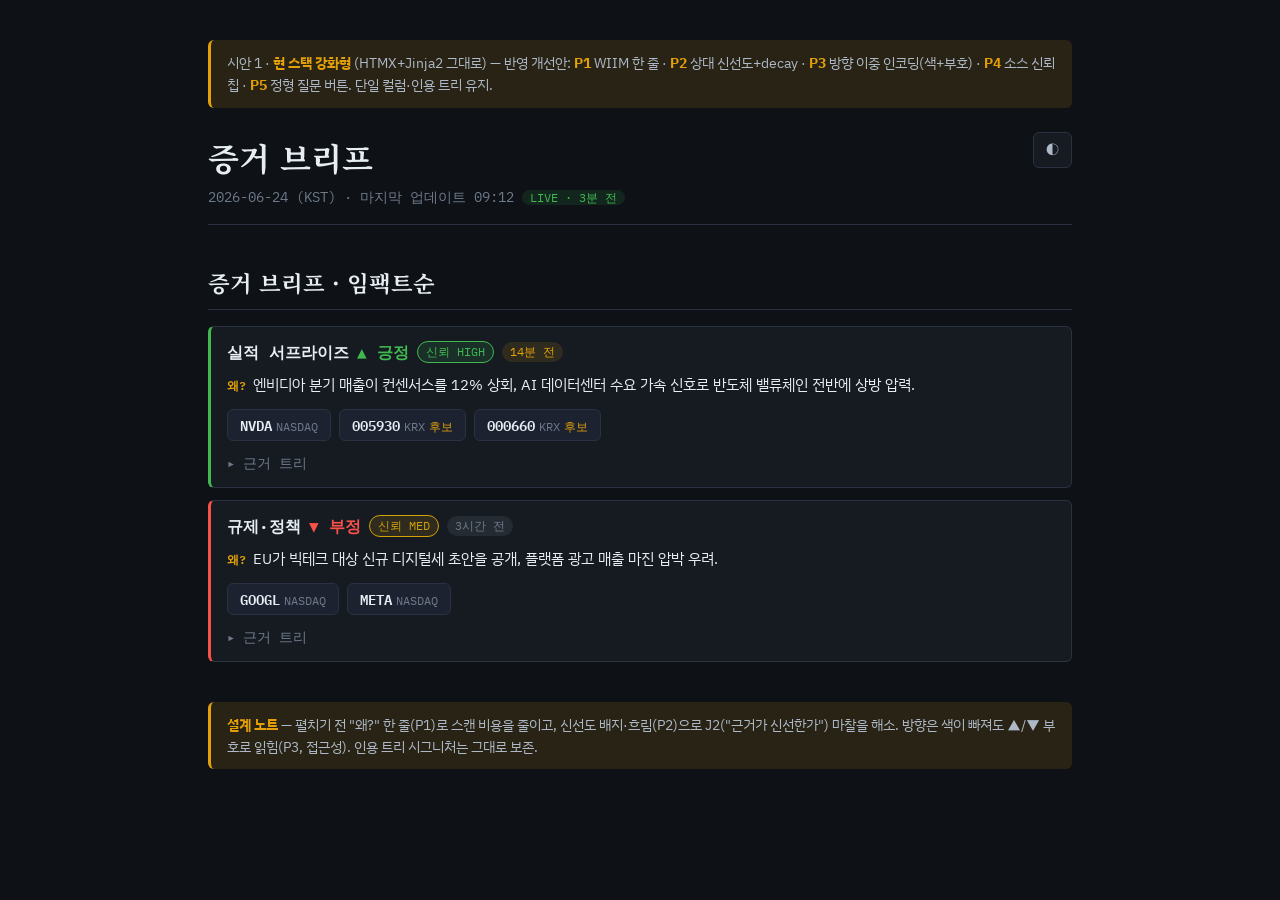
<file: docs/mockups/mockup-1-enhanced.html>
<!DOCTYPE html>
<html lang="ko">
<head>
<meta charset="utf-8" />
<meta name="viewport" content="width=device-width, initial-scale=1" />
<title>시안 1 — 현 스택 강화형</title>
<link rel="preconnect" href="https://fonts.googleapis.com" />
<link rel="preconnect" href="https://fonts.gstatic.com" crossorigin />
<link rel="stylesheet" href="https://fonts.googleapis.com/css2?family=IBM+Plex+Mono:wght@400;600&family=IBM+Plex+Sans+KR:wght@400;600&family=Noto+Serif+KR:wght@700&display=swap" />
<link rel="stylesheet" href="_tokens.css" />
<style>
  main { max-width: 56rem; margin: 0 auto; padding: var(--sp-6) var(--sp-4); }
  .app-header { display: flex; align-items: flex-start; justify-content: space-between;
    border-bottom: 1px solid var(--border); padding-bottom: var(--sp-4); margin-bottom: var(--sp-5); }
  .app-header h1 { font-family: var(--font-display); font-size: var(--fs-6); margin: 0 0 var(--sp-1); }
  .meta { color: var(--text-3); font-family: var(--font-mono); font-size: var(--fs-2); margin: 0; }
  .section-title { font-family: var(--font-display); font-size: var(--fs-5);
    margin: var(--sp-6) 0 var(--sp-4); padding-bottom: var(--sp-2); border-bottom: 1px solid var(--border); }
  /* 브리프 카드 */
  .brief { background: var(--surface); border: 1px solid var(--border);
    border-left: 3px solid var(--border-strong); border-radius: var(--radius);
    margin-bottom: var(--sp-3); padding: var(--sp-3) var(--sp-4); }
  .brief.up { border-left-color: var(--up); }
  .brief.down { border-left-color: var(--down); }
  .brief-head { display: flex; align-items: center; gap: var(--sp-2); flex-wrap: wrap; }
  .event-type { font-family: var(--font-mono); font-weight: 600; }
  /* P1 — WIIM 한 줄 */
  .wiim { margin: var(--sp-2) 0 0; color: var(--text-1); font-size: var(--fs-3); }
  .wiim::before { content: "왜? "; color: var(--accent); font-family: var(--font-mono);
    font-size: var(--fs-1); font-weight: 600; }
  .tickers { list-style: none; padding: 0; margin: var(--sp-3) 0 0; display: flex; gap: var(--sp-2); flex-wrap: wrap; }
  .tickers li { display: inline-flex; align-items: baseline; gap: var(--sp-1);
    border: 1px solid var(--border); background: var(--surface-2); border-radius: var(--radius);
    padding: var(--sp-1) var(--sp-3); }
  .ticker { font-family: var(--font-mono); font-weight: 600; font-size: var(--fs-2); }
  .market { color: var(--text-3); font-family: var(--font-mono); font-size: var(--fs-1); }
  details > summary { cursor: pointer; color: var(--text-3); font-size: var(--fs-2);
    font-family: var(--font-mono); margin-top: var(--sp-3); list-style: none; }
  details > summary::-webkit-details-marker { display: none; }
  details > summary::before { content: "▸ 근거 트리"; }
  details[open] > summary::before { content: "▾ 근거 트리"; }
  /* 인용 트리 (시그니처 유지) */
  .citations { list-style: none; padding-left: var(--sp-2); margin: var(--sp-3) 0 0; }
  .citations li { position: relative; padding-left: var(--sp-4); padding-bottom: var(--sp-3); }
  .citations li::before { content: ""; position: absolute; left: 0; top: 0; bottom: 0; width: 2px; background: var(--border); }
  .citations li::after { content: ""; position: absolute; left: 0; top: 0.7em; width: var(--sp-3); height: 2px; background: var(--border); }
  .citations li:last-child::before { bottom: auto; height: 0.7em; }
  blockquote { margin: 0; font-style: italic; border-left: 2px solid var(--accent); padding-left: var(--sp-2); }
  /* P4 — 소스 신뢰 칩 */
  .src-chip { font-family: var(--font-mono); font-size: var(--fs-1); padding: 0 var(--sp-2);
    border-radius: var(--radius-pill); margin-right: var(--sp-2); }
  .src-chip.official { background: var(--up-bg); color: var(--up); }
  .src-chip.press { background: var(--accent-bg); color: var(--accent); }
  .src-chip.blog { background: var(--neutral-bg); color: var(--text-3); }
  .stale-cite { opacity: 0.5; } /* P2 — decay */
  /* P5 — 정형 질문 버튼 */
  .ask { display: flex; gap: var(--sp-2); flex-wrap: wrap; margin-top: var(--sp-3); }
  .ask button { font-family: var(--font-mono); font-size: var(--fs-1); cursor: pointer;
    background: var(--surface-2); color: var(--text-2); border: 1px solid var(--border);
    border-radius: var(--radius-pill); padding: var(--sp-1) var(--sp-3); }
  .ask button:hover { border-color: var(--accent); color: var(--accent); }
</style>
</head>
<body>
<main>
  <p class="caption">시안 1 · <b>현 스택 강화형</b> (HTMX+Jinja2 그대로) — 반영 개선안:
    <b>P1</b> WIIM 한 줄 · <b>P2</b> 상대 신선도+decay · <b>P3</b> 방향 이중 인코딩(색+부호) ·
    <b>P4</b> 소스 신뢰 칩 · <b>P5</b> 정형 질문 버튼. 단일 컬럼·인용 트리 유지.</p>

  <header class="app-header">
    <div>
      <h1>증거 브리프</h1>
      <p class="meta">2026-06-24 (KST) · 마지막 업데이트 09:12 <span class="fresh live">LIVE · 3분 전</span></p>
    </div>
    <button style="background:var(--surface);border:1px solid var(--border);color:var(--text-2);border-radius:var(--radius);padding:var(--sp-2) var(--sp-3);cursor:pointer">◐</button>
  </header>

  <h2 class="section-title">증거 브리프 · 임팩트순</h2>

  <article class="brief up">
    <div class="brief-head">
      <span class="event-type">실적 서프라이즈</span>
      <span class="dir up">▲ 긍정</span>
      <span class="conf high">신뢰 HIGH</span>
      <span class="fresh recent">14분 전</span>
    </div>
    <p class="wiim">엔비디아 분기 매출이 컨센서스를 12% 상회, AI 데이터센터 수요 가속 신호로 반도체 밸류체인 전반에 상방 압력.</p>
    <ul class="tickers">
      <li><span class="ticker">NVDA</span><span class="market">NASDAQ</span></li>
      <li><span class="ticker">005930</span><span class="market">KRX</span><span class="market" style="color:var(--accent)">후보</span></li>
      <li><span class="ticker">000660</span><span class="market">KRX</span><span class="market" style="color:var(--accent)">후보</span></li>
    </ul>
    <details>
      <summary></summary>
      <ul class="citations">
        <li>
          <blockquote>"데이터센터 부문 매출이 전년 대비 154% 증가하며 사상 최고치를 기록했다."</blockquote>
          <span class="src-chip official">공식·IR</span><span class="mono" style="color:var(--text-3)">06-24 06:40</span>
          <a href="#">원문</a>
        </li>
        <li>
          <blockquote>"HBM 공급 부족이 2026년까지 지속될 전망 — 메모리 3사 수혜."</blockquote>
          <span class="src-chip press">언론</span><span class="mono" style="color:var(--text-3)">06-24 07:55</span>
          <a href="#">원문</a>
        </li>
      </ul>
      <div class="ask">
        <button>어떤 뉴스에서 도출됐나?</button>
        <button>반대 근거는?</button>
        <button>관련 종목 더 보기</button>
      </div>
    </details>
  </article>

  <article class="brief down">
    <div class="brief-head">
      <span class="event-type">규제·정책</span>
      <span class="dir down">▼ 부정</span>
      <span class="conf med">신뢰 MED</span>
      <span class="fresh stale">3시간 전</span>
    </div>
    <p class="wiim">EU가 빅테크 대상 신규 디지털세 초안을 공개, 플랫폼 광고 매출 마진 압박 우려.</p>
    <ul class="tickers">
      <li><span class="ticker">GOOGL</span><span class="market">NASDAQ</span></li>
      <li><span class="ticker">META</span><span class="market">NASDAQ</span></li>
    </ul>
    <details>
      <summary></summary>
      <ul class="citations">
        <li class="stale-cite">
          <blockquote>"초안은 연 매출 7.5억 유로 이상 플랫폼에 3% 과세를 제안한다."</blockquote>
          <span class="src-chip press">언론</span><span class="mono" style="color:var(--text-3)">06-24 06:10 · 오래됨</span>
          <a href="#">원문</a>
        </li>
        <li class="stale-cite">
          <blockquote>"업계는 이중과세 가능성을 들어 반발하고 있다."</blockquote>
          <span class="src-chip blog">블로그</span><span class="mono" style="color:var(--text-3)">06-23 22:30 · 오래됨</span>
          <a href="#">원문</a>
        </li>
      </ul>
      <div class="ask">
        <button>어떤 뉴스에서 도출됐나?</button>
        <button>반대 근거는?</button>
        <button>관련 종목 더 보기</button>
      </div>
    </details>
  </article>

  <p class="caption" style="margin-top:var(--sp-6)"><b>설계 노트</b> — 펼치기 전 "왜?" 한 줄(P1)로
    스캔 비용을 줄이고, 신선도 배지·흐림(P2)으로 J2("근거가 신선한가") 마찰을 해소.
    방향은 색이 빠져도 ▲/▼ 부호로 읽힘(P3, 접근성). 인용 트리 시그니처는 그대로 보존.</p>
</main>
</body>
</html>
</file>
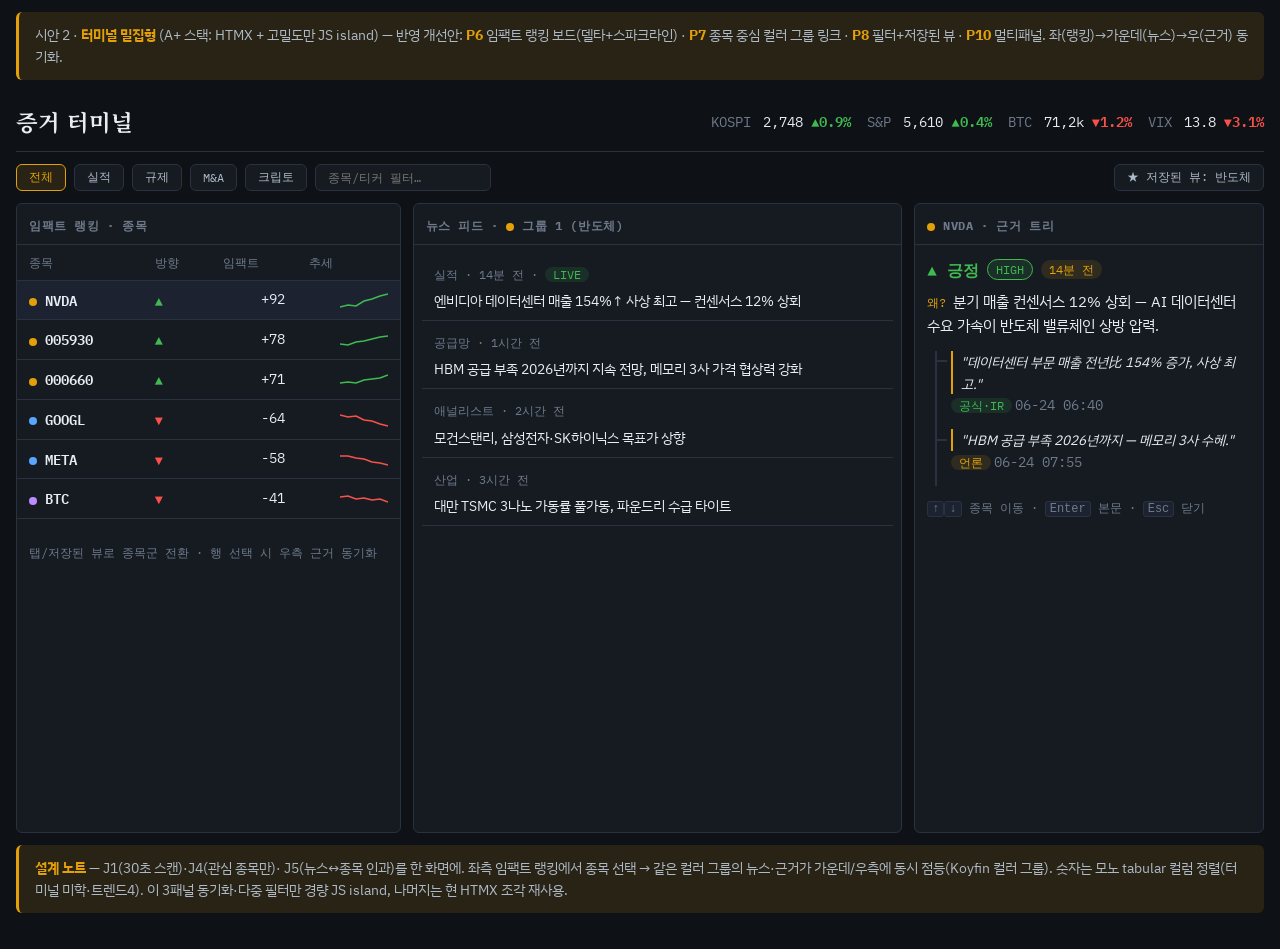
<file: docs/mockups/mockup-2-terminal.html>
<!DOCTYPE html>
<html lang="ko">
<head>
<meta charset="utf-8" />
<meta name="viewport" content="width=device-width, initial-scale=1" />
<title>시안 2 — 터미널 밀집형</title>
<link rel="preconnect" href="https://fonts.googleapis.com" />
<link rel="preconnect" href="https://fonts.gstatic.com" crossorigin />
<link rel="stylesheet" href="https://fonts.googleapis.com/css2?family=IBM+Plex+Mono:wght@400;600&family=IBM+Plex+Sans+KR:wght@400;600&family=Noto+Serif+KR:wght@700&display=swap" />
<link rel="stylesheet" href="_tokens.css" />
<style>
  .shell { padding: var(--sp-3) var(--sp-4); }
  .topbar { display: flex; align-items: center; gap: var(--sp-4); flex-wrap: wrap;
    border-bottom: 1px solid var(--border); padding-bottom: var(--sp-3); margin-bottom: var(--sp-3); }
  .topbar h1 { font-family: var(--font-display); font-size: var(--fs-5); margin: 0; }
  /* 마켓 스트립 (A2 Perplexity) */
  .strip { display: flex; gap: var(--sp-4); margin-left: auto; font-family: var(--font-mono); font-size: var(--fs-2); }
  .strip span b { color: var(--text-3); font-weight: 400; margin-right: var(--sp-1); }
  /* 필터 바 (P8) */
  .filters { display: flex; gap: var(--sp-2); flex-wrap: wrap; margin-bottom: var(--sp-3); }
  .filters button, .filters input { font-family: var(--font-mono); font-size: var(--fs-1);
    background: var(--surface); color: var(--text-2); border: 1px solid var(--border);
    border-radius: var(--radius); padding: var(--sp-1) var(--sp-3); cursor: pointer; }
  .filters button.on { border-color: var(--accent); color: var(--accent); background: var(--accent-bg); }
  .filters .saved { margin-left: auto; }
  /* 3패널 그리드 (P10) */
  .grid { display: grid; grid-template-columns: 1.1fr 1.4fr 1fr; gap: var(--sp-3); }
  .panel { background: var(--surface); border: 1px solid var(--border); border-radius: var(--radius);
    display: flex; flex-direction: column; min-height: 70vh; }
  .panel h2 { font-family: var(--font-mono); font-size: var(--fs-1); text-transform: uppercase;
    letter-spacing: 0.05em; color: var(--text-3); margin: 0; padding: var(--sp-3) var(--sp-3) var(--sp-2);
    border-bottom: 1px solid var(--border); }
  /* P6 — 임팩트 랭킹 테이블 */
  table { width: 100%; border-collapse: collapse; font-size: var(--fs-2); }
  th, td { text-align: left; padding: var(--sp-2) var(--sp-3); border-bottom: 1px solid var(--border); }
  th { font-family: var(--font-mono); font-size: var(--fs-1); color: var(--text-3); font-weight: 400; }
  td.num { font-family: var(--font-mono); font-variant-numeric: tabular-nums; text-align: right; }
  tr.sel { background: var(--surface-2); }
  tr[data-grp]:hover { background: var(--surface-2); cursor: pointer; }
  .tk { font-family: var(--font-mono); font-weight: 600; }
  /* 컬러 그룹 링크 도트 (P7 Koyfin) */
  .grp { display: inline-block; width: 8px; height: 8px; border-radius: 50%; margin-right: var(--sp-2); vertical-align: middle; }
  .g1 { background: var(--accent); } .g2 { background: #58a6ff; } .g3 { background: #bc8cff; }
  /* 스파크라인 (P6 트렌드3) */
  .spark { display: inline-block; vertical-align: middle; }
  /* 뉴스 리스트 (가운데) */
  .news { overflow: auto; padding: var(--sp-2); }
  .news-item { padding: var(--sp-2) var(--sp-3); border-bottom: 1px solid var(--border); }
  .news-item .ev { font-family: var(--font-mono); font-size: var(--fs-1); color: var(--text-3); }
  .news-item p { margin: var(--sp-1) 0 0; font-size: var(--fs-2); }
  .news-item.flash { animation: flash 1.2s ease; } /* 트렌드7 행 플래시 */
  @keyframes flash { 0%,100% { background: transparent; } 30% { background: var(--accent-bg); } }
  /* 우측 근거 패널 (그룹 동기화) */
  .detail { padding: var(--sp-3); overflow: auto; }
  .detail .wiim { font-size: var(--fs-3); margin: 0 0 var(--sp-3); }
  .detail .wiim::before { content: "왜? "; color: var(--accent); font-family: var(--font-mono); font-size: var(--fs-1); }
  .citations { list-style: none; padding-left: var(--sp-2); margin: var(--sp-2) 0 0; }
  .citations li { position: relative; padding-left: var(--sp-4); padding-bottom: var(--sp-3); font-size: var(--fs-2); }
  .citations li::before { content: ""; position: absolute; left: 0; top: 0; bottom: 0; width: 2px; background: var(--border); }
  .citations li::after { content: ""; position: absolute; left: 0; top: 0.7em; width: var(--sp-3); height: 2px; background: var(--border); }
  blockquote { margin: 0; font-style: italic; border-left: 2px solid var(--accent); padding-left: var(--sp-2); }
  .kbd { font-family: var(--font-mono); font-size: var(--fs-1); color: var(--text-3); margin-top: var(--sp-3); }
  .kbd kbd { background: var(--surface-2); border: 1px solid var(--border); border-radius: 3px; padding: 0 4px; }
  @media (max-width: 900px) { .grid { grid-template-columns: 1fr; } .panel { min-height: auto; } }
</style>
</head>
<body>
<div class="shell">
  <p class="caption">시안 2 · <b>터미널 밀집형</b> (A+ 스택: HTMX + 고밀도만 JS island) —
    반영 개선안: <b>P6</b> 임팩트 랭킹 보드(델타+스파크라인) · <b>P7</b> 종목 중심 컬러 그룹 링크 ·
    <b>P8</b> 필터+저장된 뷰 · <b>P10</b> 멀티패널. 좌(랭킹)→가운데(뉴스)→우(근거) 동기화.</p>

  <div class="topbar">
    <h1>증거 터미널</h1>
    <div class="strip">
      <span><b>KOSPI</b> 2,748 <span class="dir up">▲0.9%</span></span>
      <span><b>S&P</b> 5,610 <span class="dir up">▲0.4%</span></span>
      <span><b>BTC</b> 71,2k <span class="dir down">▼1.2%</span></span>
      <span><b>VIX</b> 13.8 <span class="dir down">▼3.1%</span></span>
    </div>
  </div>

  <div class="filters">
    <button class="on">전체</button>
    <button>실적</button>
    <button>규제</button>
    <button>M&amp;A</button>
    <button>크립토</button>
    <input type="text" placeholder="종목/티커 필터…" style="min-width:11rem" />
    <button class="saved">★ 저장된 뷰: 반도체</button>
  </div>

  <div class="grid">
    <!-- 좌: 임팩트 랭킹 (P6) -->
    <section class="panel">
      <h2>임팩트 랭킹 · 종목</h2>
      <table>
        <thead><tr><th>종목</th><th>방향</th><th>임팩트</th><th>추세</th></tr></thead>
        <tbody>
          <tr class="sel" data-grp="1"><td><span class="grp g1"></span><span class="tk">NVDA</span></td><td><span class="dir up">▲</span></td><td class="num">+92</td>
            <td class="num"><svg class="spark" width="48" height="16"><polyline points="0,14 8,12 16,13 24,8 32,6 40,3 48,1" fill="none" stroke="#3fb950" stroke-width="1.5"/></svg></td></tr>
          <tr data-grp="1"><td><span class="grp g1"></span><span class="tk">005930</span></td><td><span class="dir up">▲</span></td><td class="num">+78</td>
            <td class="num"><svg class="spark" width="48" height="16"><polyline points="0,12 8,13 16,10 24,9 32,7 40,5 48,4" fill="none" stroke="#3fb950" stroke-width="1.5"/></svg></td></tr>
          <tr data-grp="1"><td><span class="grp g1"></span><span class="tk">000660</span></td><td><span class="dir up">▲</span></td><td class="num">+71</td>
            <td class="num"><svg class="spark" width="48" height="16"><polyline points="0,11 8,10 16,11 24,8 32,7 40,6 48,3" fill="none" stroke="#3fb950" stroke-width="1.5"/></svg></td></tr>
          <tr data-grp="2"><td><span class="grp g2"></span><span class="tk">GOOGL</span></td><td><span class="dir down">▼</span></td><td class="num">-64</td>
            <td class="num"><svg class="spark" width="48" height="16"><polyline points="0,3 8,5 16,4 24,8 32,9 40,12 48,14" fill="none" stroke="#f85149" stroke-width="1.5"/></svg></td></tr>
          <tr data-grp="2"><td><span class="grp g2"></span><span class="tk">META</span></td><td><span class="dir down">▼</span></td><td class="num">-58</td>
            <td class="num"><svg class="spark" width="48" height="16"><polyline points="0,4 8,4 16,6 24,7 32,10 40,11 48,13" fill="none" stroke="#f85149" stroke-width="1.5"/></svg></td></tr>
          <tr data-grp="3"><td><span class="grp g3"></span><span class="tk">BTC</span></td><td><span class="dir down">▼</span></td><td class="num">-41</td>
            <td class="num"><svg class="spark" width="48" height="16"><polyline points="0,6 8,5 16,8 24,7 32,9 40,8 48,11" fill="none" stroke="#f85149" stroke-width="1.5"/></svg></td></tr>
        </tbody>
      </table>
      <p class="kbd" style="padding:var(--sp-3)">탭/저장된 뷰로 종목군 전환 · 행 선택 시 우측 근거 동기화</p>
    </section>

    <!-- 가운데: 뉴스 피드 -->
    <section class="panel">
      <h2>뉴스 피드 · <span class="grp g1"></span>그룹 1 (반도체)</h2>
      <div class="news">
        <div class="news-item flash"><span class="ev">실적 · 14분 전 · <span class="fresh live">LIVE</span></span>
          <p>엔비디아 데이터센터 매출 154%↑ 사상 최고 — 컨센서스 12% 상회</p></div>
        <div class="news-item"><span class="ev">공급망 · 1시간 전</span>
          <p>HBM 공급 부족 2026년까지 지속 전망, 메모리 3사 가격 협상력 강화</p></div>
        <div class="news-item"><span class="ev">애널리스트 · 2시간 전</span>
          <p>모건스탠리, 삼성전자·SK하이닉스 목표가 상향</p></div>
        <div class="news-item"><span class="ev">산업 · 3시간 전</span>
          <p>대만 TSMC 3나노 가동률 풀가동, 파운드리 수급 타이트</p></div>
      </div>
    </section>

    <!-- 우: 근거 패널 (선택 종목 동기화) -->
    <section class="panel">
      <h2><span class="grp g1"></span>NVDA · 근거 트리</h2>
      <div class="detail">
        <div style="display:flex;gap:var(--sp-2);align-items:center;margin-bottom:var(--sp-2)">
          <span class="dir up">▲ 긍정</span><span class="conf high">HIGH</span><span class="fresh recent">14분 전</span>
        </div>
        <p class="wiim">분기 매출 컨센서스 12% 상회 — AI 데이터센터 수요 가속이 반도체 밸류체인 상방 압력.</p>
        <ul class="citations">
          <li><blockquote>"데이터센터 부문 매출 전년比 154% 증가, 사상 최고."</blockquote>
            <span class="fresh live">공식·IR</span> <span class="mono" style="color:var(--text-3)">06-24 06:40</span></li>
          <li><blockquote>"HBM 공급 부족 2026년까지 — 메모리 3사 수혜."</blockquote>
            <span class="fresh recent">언론</span> <span class="mono" style="color:var(--text-3)">06-24 07:55</span></li>
        </ul>
        <p class="kbd"><kbd>↑</kbd><kbd>↓</kbd> 종목 이동 · <kbd>Enter</kbd> 본문 · <kbd>Esc</kbd> 닫기</p>
      </div>
    </section>
  </div>

  <p class="caption" style="margin-top:var(--sp-3)"><b>설계 노트</b> — J1(30초 스캔)·J4(관심 종목만)·
    J5(뉴스↔종목 인과)를 한 화면에. 좌측 임팩트 랭킹에서 종목 선택 → 같은 컬러 그룹의 뉴스·근거가
    가운데/우측에 동시 점등(Koyfin 컬러 그룹). 숫자는 모노 tabular 컬럼 정렬(터미널 미학·트렌드4).
    이 3패널 동기화·다중 필터만 경량 JS island, 나머지는 현 HTMX 조각 재사용.</p>
</div>
</body>
</html>
</file>
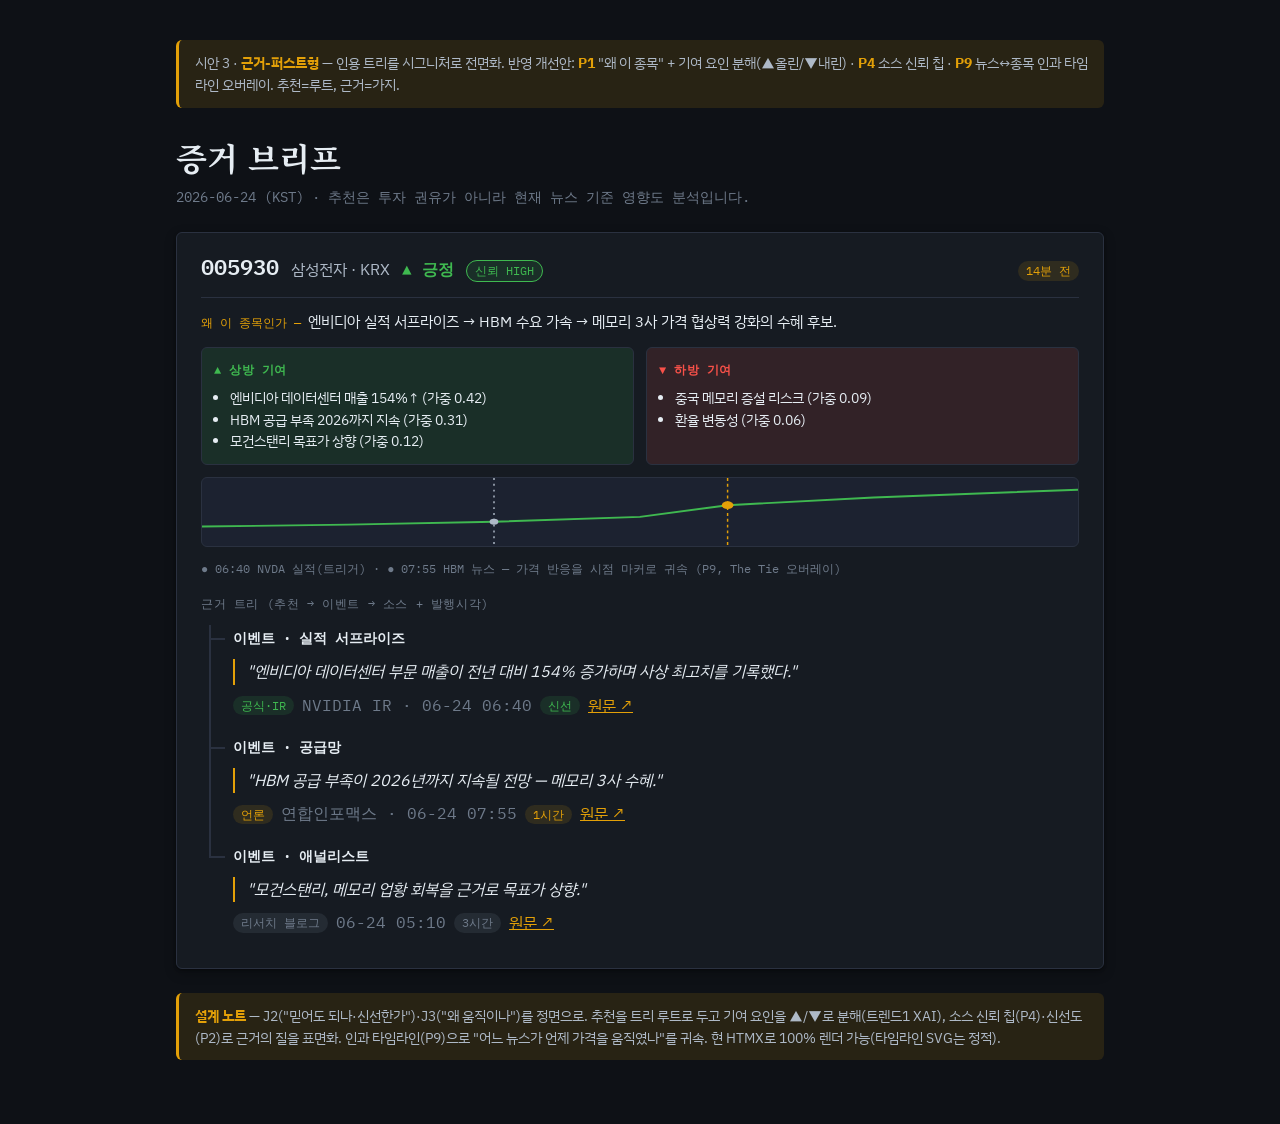
<file: docs/mockups/mockup-3-evidence.html>
<!DOCTYPE html>
<html lang="ko">
<head>
<meta charset="utf-8" />
<meta name="viewport" content="width=device-width, initial-scale=1" />
<title>시안 3 — 근거-퍼스트형</title>
<link rel="preconnect" href="https://fonts.googleapis.com" />
<link rel="preconnect" href="https://fonts.gstatic.com" crossorigin />
<link rel="stylesheet" href="https://fonts.googleapis.com/css2?family=IBM+Plex+Mono:wght@400;600&family=IBM+Plex+Sans+KR:wght@400;600&family=Noto+Serif+KR:wght@700&display=swap" />
<link rel="stylesheet" href="_tokens.css" />
<style>
  main { max-width: 60rem; margin: 0 auto; padding: var(--sp-6) var(--sp-4); }
  h1 { font-family: var(--font-display); font-size: var(--fs-6); margin: 0 0 var(--sp-1); }
  .meta { color: var(--text-3); font-family: var(--font-mono); font-size: var(--fs-2); margin: 0 0 var(--sp-5); }
  /* 추천을 루트로, 근거를 트리로 — citation tree 전면화 */
  .rec { background: var(--surface); border: 1px solid var(--border); border-radius: var(--radius);
    margin-bottom: var(--sp-5); padding: var(--sp-4) var(--sp-5); box-shadow: var(--shadow); }
  .rec-root { display: flex; align-items: baseline; gap: var(--sp-3); flex-wrap: wrap;
    padding-bottom: var(--sp-3); border-bottom: 1px solid var(--border); }
  .rec-tk { font-family: var(--font-mono); font-weight: 600; font-size: var(--fs-5); }
  .rec-name { color: var(--text-2); }
  .rec-root .fresh { margin-left: auto; }
  .wiim { font-size: var(--fs-3); margin: var(--sp-3) 0; }
  .wiim::before { content: "왜 이 종목인가 — "; color: var(--accent); font-family: var(--font-mono); font-size: var(--fs-1); }
  /* P1+분해 — ▲올린 / ▼내린 기여 요인 (트렌드1 XAI) */
  .contrib { display: grid; grid-template-columns: 1fr 1fr; gap: var(--sp-3); margin: var(--sp-3) 0; }
  .col { border: 1px solid var(--border); border-radius: var(--radius); padding: var(--sp-3); }
  .col h3 { font-family: var(--font-mono); font-size: var(--fs-1); margin: 0 0 var(--sp-2); text-transform: uppercase; letter-spacing: 0.04em; }
  .col.up { background: var(--up-bg); } .col.up h3 { color: var(--up); }
  .col.down { background: var(--down-bg); } .col.down h3 { color: var(--down); }
  .col ul { margin: 0; padding-left: var(--sp-4); font-size: var(--fs-2); }
  /* 인용 트리 (시그니처 전면화) */
  .tree-label { font-family: var(--font-mono); font-size: var(--fs-1); color: var(--text-3);
    text-transform: uppercase; letter-spacing: 0.05em; margin-top: var(--sp-4); }
  .citations { list-style: none; padding-left: var(--sp-2); margin: var(--sp-2) 0 0; }
  .citations > li { position: relative; padding-left: var(--sp-5); padding-bottom: var(--sp-4); }
  .citations > li::before { content: ""; position: absolute; left: 0; top: 0; bottom: 0; width: 2px; background: var(--border); }
  .citations > li::after { content: ""; position: absolute; left: 0; top: 0.8em; width: var(--sp-4); height: 2px; background: var(--border); }
  .citations > li:last-child::before { bottom: auto; height: 0.8em; }
  .ev-node { font-family: var(--font-mono); font-size: var(--fs-2); color: var(--text-1); font-weight: 600; }
  blockquote { margin: var(--sp-2) 0 0; font-style: italic; border-left: 2px solid var(--accent); padding-left: var(--sp-3); color: var(--text-1); }
  .cite-meta { display: flex; align-items: center; gap: var(--sp-2); margin-top: var(--sp-2); flex-wrap: wrap; }
  .src-chip { font-family: var(--font-mono); font-size: var(--fs-1); padding: 0 var(--sp-2); border-radius: var(--radius-pill); }
  .src-chip.official { background: var(--up-bg); color: var(--up); }
  .src-chip.press { background: var(--accent-bg); color: var(--accent); }
  .src-chip.blog { background: var(--neutral-bg); color: var(--text-3); }
  /* P9 — 인과 타임라인 오버레이 (미니) */
  .timeline { position: relative; height: 70px; margin: var(--sp-3) 0; border: 1px solid var(--border);
    border-radius: var(--radius); background: var(--surface-2); overflow: hidden; }
  .timeline svg { display: block; width: 100%; height: 100%; }
  .tl-cap { font-family: var(--font-mono); font-size: var(--fs-1); color: var(--text-3); margin: 0; }
</style>
</head>
<body>
<main>
  <p class="caption">시안 3 · <b>근거-퍼스트형</b> — 인용 트리를 시그니처로 전면화.
    반영 개선안: <b>P1</b> "왜 이 종목" + 기여 요인 분해(▲올린/▼내린) · <b>P4</b> 소스 신뢰 칩 ·
    <b>P9</b> 뉴스↔종목 인과 타임라인 오버레이. 추천=루트, 근거=가지.</p>

  <h1>증거 브리프</h1>
  <p class="meta">2026-06-24 (KST) · 추천은 투자 권유가 아니라 현재 뉴스 기준 영향도 분석입니다.</p>

  <article class="rec">
    <div class="rec-root">
      <span class="rec-tk">005930</span>
      <span class="rec-name">삼성전자 · KRX</span>
      <span class="dir up">▲ 긍정</span>
      <span class="conf high">신뢰 HIGH</span>
      <span class="fresh recent">14분 전</span>
    </div>

    <p class="wiim">엔비디아 실적 서프라이즈 → HBM 수요 가속 → 메모리 3사 가격 협상력 강화의 수혜 후보.</p>

    <div class="contrib">
      <div class="col up">
        <h3>▲ 상방 기여</h3>
        <ul>
          <li>엔비디아 데이터센터 매출 154%↑ (가중 0.42)</li>
          <li>HBM 공급 부족 2026까지 지속 (가중 0.31)</li>
          <li>모건스탠리 목표가 상향 (가중 0.12)</li>
        </ul>
      </div>
      <div class="col down">
        <h3>▼ 하방 기여</h3>
        <ul>
          <li>중국 메모리 증설 리스크 (가중 0.09)</li>
          <li>환율 변동성 (가중 0.06)</li>
        </ul>
      </div>
    </div>

    <div class="timeline">
      <svg viewBox="0 0 600 70" preserveAspectRatio="none">
        <polyline points="0,50 100,48 200,45 300,40 360,28 460,20 600,12" fill="none" stroke="#3fb950" stroke-width="2"/>
        <line x1="360" y1="0" x2="360" y2="70" stroke="#e3a008" stroke-width="1" stroke-dasharray="3,3"/>
        <circle cx="360" cy="28" r="4" fill="#e3a008"/>
        <line x1="200" y1="0" x2="200" y2="70" stroke="#aeb9c7" stroke-width="1" stroke-dasharray="2,4"/>
        <circle cx="200" cy="45" r="3" fill="#aeb9c7"/>
      </svg>
    </div>
    <p class="tl-cap">● 06:40 NVDA 실적(트리거) · ● 07:55 HBM 뉴스 — 가격 반응을 시점 마커로 귀속 (P9, The Tie 오버레이)</p>

    <p class="tree-label">근거 트리 (추천 → 이벤트 → 소스 + 발행시각)</p>
    <ul class="citations">
      <li>
        <span class="ev-node">이벤트 · 실적 서프라이즈</span>
        <blockquote>"엔비디아 데이터센터 부문 매출이 전년 대비 154% 증가하며 사상 최고치를 기록했다."</blockquote>
        <div class="cite-meta">
          <span class="src-chip official">공식·IR</span>
          <span class="mono" style="color:var(--text-3)">NVIDIA IR · 06-24 06:40</span>
          <span class="fresh live">신선</span>
          <a href="#">원문 ↗</a>
        </div>
      </li>
      <li>
        <span class="ev-node">이벤트 · 공급망</span>
        <blockquote>"HBM 공급 부족이 2026년까지 지속될 전망 — 메모리 3사 수혜."</blockquote>
        <div class="cite-meta">
          <span class="src-chip press">언론</span>
          <span class="mono" style="color:var(--text-3)">연합인포맥스 · 06-24 07:55</span>
          <span class="fresh recent">1시간</span>
          <a href="#">원문 ↗</a>
        </div>
      </li>
      <li>
        <span class="ev-node">이벤트 · 애널리스트</span>
        <blockquote>"모건스탠리, 메모리 업황 회복을 근거로 목표가 상향."</blockquote>
        <div class="cite-meta">
          <span class="src-chip blog">리서치 블로그</span>
          <span class="mono" style="color:var(--text-3)">06-24 05:10</span>
          <span class="fresh stale">3시간</span>
          <a href="#">원문 ↗</a>
        </div>
      </li>
    </ul>
  </article>

  <p class="caption"><b>설계 노트</b> — J2("믿어도 되나·신선한가")·J3("왜 움직이나")를 정면으로.
    추천을 트리 루트로 두고 기여 요인을 ▲/▼로 분해(트렌드1 XAI), 소스 신뢰 칩(P4)·신선도(P2)로
    근거의 질을 표면화. 인과 타임라인(P9)으로 "어느 뉴스가 언제 가격을 움직였나"를 귀속.
    현 HTMX로 100% 렌더 가능(타임라인 SVG는 정적).</p>
</main>
</body>
</html>
</file>
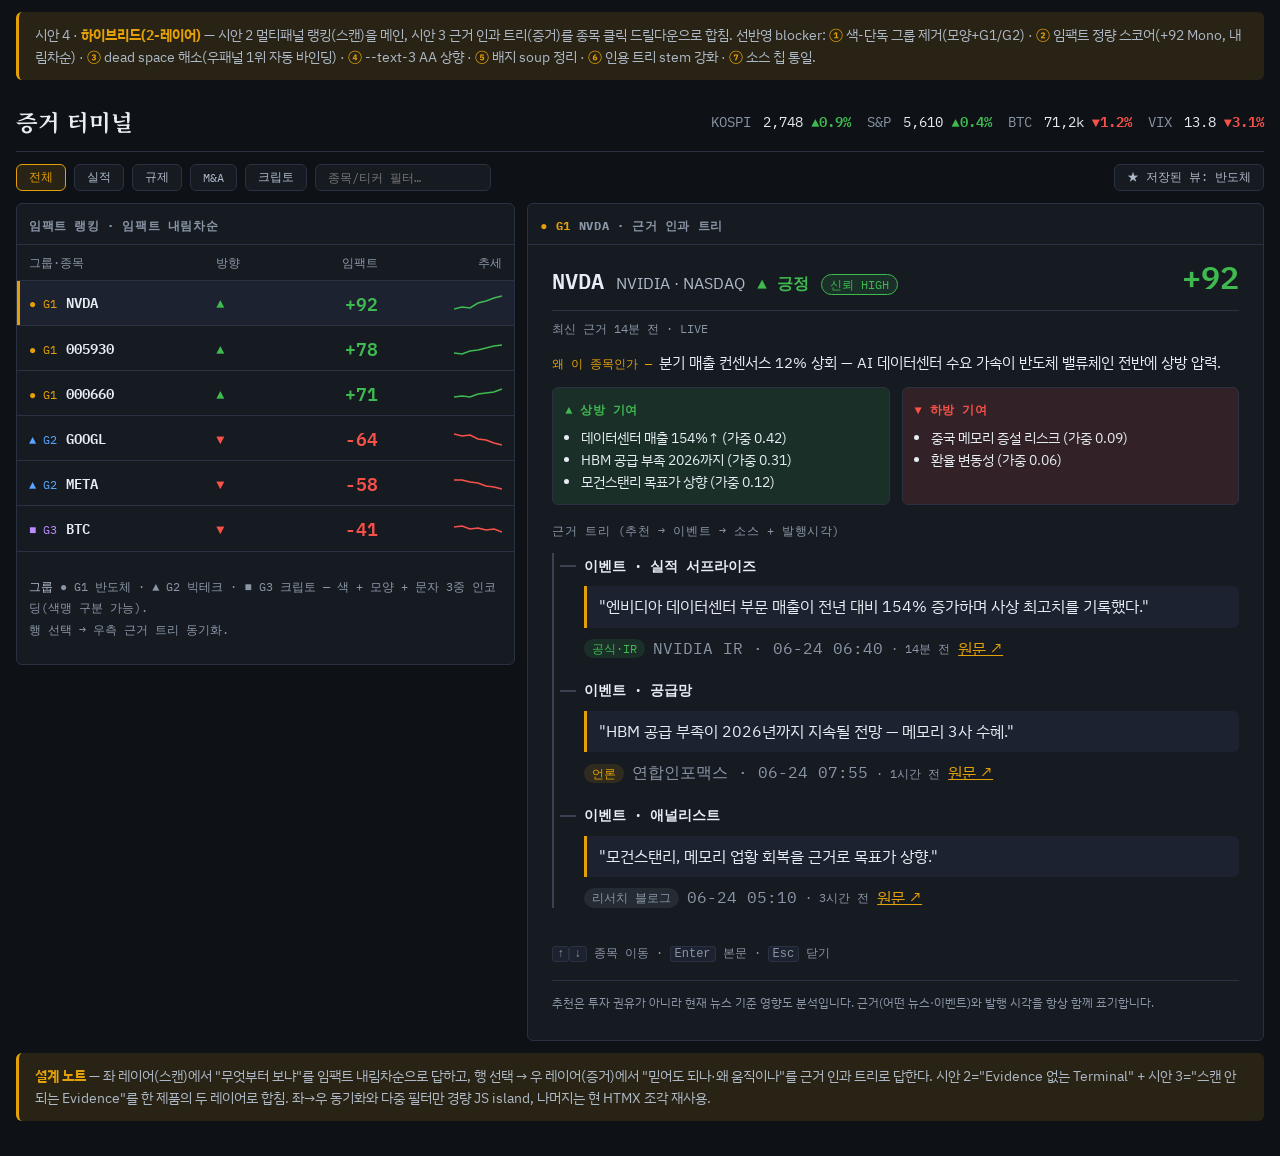
<file: docs/mockups/mockup-4-hybrid.html>
<!DOCTYPE html>
<html lang="ko">
<head>
<meta charset="utf-8" />
<meta name="viewport" content="width=device-width, initial-scale=1" />
<title>시안 4 — 하이브리드 (스캔 + 증거 2-레이어)</title>
<link rel="preconnect" href="https://fonts.googleapis.com" />
<link rel="preconnect" href="https://fonts.gstatic.com" crossorigin />
<link rel="stylesheet" href="https://fonts.googleapis.com/css2?family=IBM+Plex+Mono:wght@400;600&family=IBM+Plex+Sans+KR:wght@400;600&family=Noto+Serif+KR:wght@700&display=swap" />
<link rel="stylesheet" href="_tokens.css" />
<style>
  /* [blocker 4] --text-3 한 줄 상향 — 메타 텍스트 WCAG AA(≈4.6:1). 토큰 1줄 변경의 목업 반영. */
  :root { --text-3: #8a96a6; }

  .shell { padding: var(--sp-3) var(--sp-4); }
  .topbar { display: flex; align-items: center; gap: var(--sp-4); flex-wrap: wrap;
    border-bottom: 1px solid var(--border); padding-bottom: var(--sp-3); margin-bottom: var(--sp-3); }
  .topbar h1 { font-family: var(--font-display); font-size: var(--fs-5); margin: 0; }
  .strip { display: flex; gap: var(--sp-4); margin-left: auto; font-family: var(--font-mono); font-size: var(--fs-2); }
  .strip span b { color: var(--text-3); font-weight: 400; margin-right: var(--sp-1); }

  /* 필터 바 (스캔 affordance) */
  .filters { display: flex; gap: var(--sp-2); flex-wrap: wrap; margin-bottom: var(--sp-3); }
  .filters button, .filters input { font-family: var(--font-mono); font-size: var(--fs-1);
    background: var(--surface); color: var(--text-2); border: 1px solid var(--border);
    border-radius: var(--radius); padding: var(--sp-1) var(--sp-3); cursor: pointer; }
  .filters button.on { border-color: var(--accent); color: var(--accent); background: var(--accent-bg); }
  .filters .saved { margin-left: auto; }

  /* 2-레이어 그리드: 좌=스캔(랭킹) · 우=증거(드릴다운) */
  .grid { display: grid; grid-template-columns: 1.05fr 1.55fr; gap: var(--sp-3); align-items: start; }
  .panel { background: var(--surface); border: 1px solid var(--border); border-radius: var(--radius);
    display: flex; flex-direction: column; }
  .panel h2 { font-family: var(--font-mono); font-size: var(--fs-1); text-transform: uppercase;
    letter-spacing: 0.05em; color: var(--text-3); margin: 0; padding: var(--sp-3) var(--sp-3) var(--sp-2);
    border-bottom: 1px solid var(--border); }

  /* ── 좌: 임팩트 랭킹 보드 (시안 2) ── */
  table { width: 100%; border-collapse: collapse; font-size: var(--fs-2); }
  th, td { text-align: left; padding: var(--sp-2) var(--sp-3); border-bottom: 1px solid var(--border); }
  th { font-family: var(--font-mono); font-size: var(--fs-1); color: var(--text-3); font-weight: 400; }
  /* [blocker 2] 임팩트 정량 스코어 — Mono 대형, 내림차순 정렬 */
  td.impact { font-family: var(--font-mono); font-variant-numeric: tabular-nums; text-align: right;
    font-size: var(--fs-4); font-weight: 600; }
  td.impact.up { color: var(--up); } td.impact.down { color: var(--down); }
  td.num { font-family: var(--font-mono); font-variant-numeric: tabular-nums; text-align: right; }
  tr.sel { background: var(--surface-2); box-shadow: inset 3px 0 0 var(--accent); }
  tr[data-grp]:hover { background: var(--surface-2); cursor: pointer; }
  .tk { font-family: var(--font-mono); font-weight: 600; }
  /* [blocker 1] 색-단독 제거 — 모양(●▲■) + 그룹 문자(G1·G2) 동반 인코딩 */
  .grp { font-family: var(--font-mono); font-size: var(--fs-1); margin-right: var(--sp-2);
    display: inline-block; min-width: 2.4em; }
  .grp.g1 { color: var(--accent); } .grp.g2 { color: #58a6ff; } .grp.g3 { color: #bc8cff; }
  .spark { display: inline-block; vertical-align: middle; }
  .legend { font-family: var(--font-mono); font-size: var(--fs-1); color: var(--text-3);
    padding: var(--sp-3); line-height: 1.8; }
  .legend b { color: var(--text-2); font-weight: 400; }

  /* ── 우: 근거 인과 트리 드릴다운 (시안 3) ── */
  .detail { padding: var(--sp-4) var(--sp-5); }
  .rec-root { display: flex; align-items: baseline; gap: var(--sp-3); flex-wrap: wrap;
    padding-bottom: var(--sp-3); border-bottom: 1px solid var(--border); }
  .rec-tk { font-family: var(--font-mono); font-weight: 600; font-size: var(--fs-5); }
  .rec-name { color: var(--text-2); }
  /* [blocker 2] 드릴다운 헤더에도 임팩트 스코어 대형 */
  .rec-impact { font-family: var(--font-mono); font-weight: 600; font-size: var(--fs-6);
    color: var(--up); margin-left: auto; line-height: 1; }
  /* [major 5] 배지 soup 정리 — 신선도는 칩 벗고 Mono 텍스트 */
  .fresh-txt { font-family: var(--font-mono); font-size: var(--fs-1); color: var(--text-3); }
  .wiim { font-size: var(--fs-3); margin: var(--sp-3) 0; }
  .wiim::before { content: "왜 이 종목인가 — "; color: var(--accent); font-family: var(--font-mono); font-size: var(--fs-1); }
  .contrib { display: grid; grid-template-columns: 1fr 1fr; gap: var(--sp-3); margin: var(--sp-3) 0; }
  .col { border: 1px solid var(--border); border-radius: var(--radius); padding: var(--sp-3); }
  .col h3 { font-family: var(--font-mono); font-size: var(--fs-1); margin: 0 0 var(--sp-2); text-transform: uppercase; letter-spacing: 0.04em; }
  .col.up { background: var(--up-bg); } .col.up h3 { color: var(--up); }
  .col.down { background: var(--down-bg); } .col.down h3 { color: var(--down); }
  .col ul { margin: 0; padding-left: var(--sp-4); font-size: var(--fs-2); }

  .tree-label { font-family: var(--font-mono); font-size: var(--fs-1); color: var(--text-3);
    text-transform: uppercase; letter-spacing: 0.05em; margin-top: var(--sp-4); }
  /* [major 6] 인용 트리가 "트리"로 읽히게 — 가지 border-strong + 루트 stem */
  .citations { list-style: none; padding-left: var(--sp-2); margin: var(--sp-2) 0 0; position: relative; }
  .citations::before { content: ""; position: absolute; left: 0; top: 0; bottom: 1.2em; width: 2px;
    background: var(--border-strong); } /* 한 뿌리에서 갈라지는 수직 stem */
  .citations > li { position: relative; padding-left: var(--sp-5); padding-bottom: var(--sp-4); }
  .citations > li::before { content: ""; position: absolute; left: 0; top: 0.8em; width: var(--sp-4);
    height: 2px; background: var(--border-strong); } /* 가지 */
  .ev-node { font-family: var(--font-mono); font-size: var(--fs-2); color: var(--text-1); font-weight: 600; }
  /* [major 8] 한글 이탤릭 합성 제거 — italic 대신 좌측 accent 보더 + 배경/색 */
  blockquote { margin: var(--sp-2) 0 0; border-left: 3px solid var(--accent); padding: var(--sp-2) var(--sp-3);
    background: var(--surface-2); border-radius: 0 var(--radius) var(--radius) 0; color: var(--text-1); }
  .cite-meta { display: flex; align-items: center; gap: var(--sp-2); margin-top: var(--sp-2); flex-wrap: wrap; }
  /* [major 7] 소스 칩 통일 — official/press/blog (신선도 색과 분리) */
  .src-chip { font-family: var(--font-mono); font-size: var(--fs-1); padding: 0 var(--sp-2); border-radius: var(--radius-pill); }
  .src-chip.official { background: var(--up-bg); color: var(--up); }
  .src-chip.press { background: var(--accent-bg); color: var(--accent); }
  .src-chip.blog { background: var(--neutral-bg); color: var(--text-3); }
  .kbd { font-family: var(--font-mono); font-size: var(--fs-1); color: var(--text-3); margin-top: var(--sp-4); }
  .kbd kbd { background: var(--surface-2); border: 1px solid var(--border); border-radius: 3px; padding: 0 4px; }
  .disclaimer { font-size: var(--fs-1); color: var(--text-3); margin-top: var(--sp-4);
    padding-top: var(--sp-3); border-top: 1px solid var(--border); }

  @media (max-width: 900px) { .grid { grid-template-columns: 1fr; } }
</style>
</head>
<body>
<div class="shell">
  <p class="caption">시안 4 · <b>하이브리드(2-레이어)</b> — 시안 2 멀티패널 랭킹(스캔)을 메인,
    시안 3 근거 인과 트리(증거)를 종목 클릭 드릴다운으로 합침. 선반영 blocker:
    <b>①</b> 색-단독 그룹 제거(모양+G1/G2) · <b>②</b> 임팩트 정량 스코어(+92 Mono, 내림차순) ·
    <b>③</b> dead space 해소(우패널 1위 자동 바인딩) · <b>④</b> --text-3 AA 상향 ·
    <b>⑤</b> 배지 soup 정리 · <b>⑥</b> 인용 트리 stem 강화 · <b>⑦</b> 소스 칩 통일.</p>

  <div class="topbar">
    <h1>증거 터미널</h1>
    <div class="strip">
      <span><b>KOSPI</b> 2,748 <span class="dir up">▲0.9%</span></span>
      <span><b>S&amp;P</b> 5,610 <span class="dir up">▲0.4%</span></span>
      <span><b>BTC</b> 71,2k <span class="dir down">▼1.2%</span></span>
      <span><b>VIX</b> 13.8 <span class="dir down">▼3.1%</span></span>
    </div>
  </div>

  <div class="filters">
    <button class="on">전체</button>
    <button>실적</button>
    <button>규제</button>
    <button>M&amp;A</button>
    <button>크립토</button>
    <input type="text" placeholder="종목/티커 필터…" style="min-width:11rem" />
    <button class="saved">★ 저장된 뷰: 반도체</button>
  </div>

  <div class="grid">
    <!-- 좌 레이어: 스캔 — 임팩트 랭킹 보드 -->
    <section class="panel">
      <h2>임팩트 랭킹 · 임팩트 내림차순</h2>
      <table>
        <thead><tr><th>그룹·종목</th><th>방향</th><th style="text-align:right">임팩트</th><th style="text-align:right">추세</th></tr></thead>
        <tbody>
          <tr class="sel" data-grp="1"><td><span class="grp g1">● G1</span><span class="tk">NVDA</span></td><td><span class="dir up">▲</span></td><td class="impact up">+92</td>
            <td class="num"><svg class="spark" width="48" height="16"><polyline points="0,14 8,12 16,13 24,8 32,6 40,3 48,1" fill="none" stroke="#3fb950" stroke-width="1.5"/></svg></td></tr>
          <tr data-grp="1"><td><span class="grp g1">● G1</span><span class="tk">005930</span></td><td><span class="dir up">▲</span></td><td class="impact up">+78</td>
            <td class="num"><svg class="spark" width="48" height="16"><polyline points="0,12 8,13 16,10 24,9 32,7 40,5 48,4" fill="none" stroke="#3fb950" stroke-width="1.5"/></svg></td></tr>
          <tr data-grp="1"><td><span class="grp g1">● G1</span><span class="tk">000660</span></td><td><span class="dir up">▲</span></td><td class="impact up">+71</td>
            <td class="num"><svg class="spark" width="48" height="16"><polyline points="0,11 8,10 16,11 24,8 32,7 40,6 48,3" fill="none" stroke="#3fb950" stroke-width="1.5"/></svg></td></tr>
          <tr data-grp="2"><td><span class="grp g2">▲ G2</span><span class="tk">GOOGL</span></td><td><span class="dir down">▼</span></td><td class="impact down">-64</td>
            <td class="num"><svg class="spark" width="48" height="16"><polyline points="0,3 8,5 16,4 24,8 32,9 40,12 48,14" fill="none" stroke="#f85149" stroke-width="1.5"/></svg></td></tr>
          <tr data-grp="2"><td><span class="grp g2">▲ G2</span><span class="tk">META</span></td><td><span class="dir down">▼</span></td><td class="impact down">-58</td>
            <td class="num"><svg class="spark" width="48" height="16"><polyline points="0,4 8,4 16,6 24,7 32,10 40,11 48,13" fill="none" stroke="#f85149" stroke-width="1.5"/></svg></td></tr>
          <tr data-grp="3"><td><span class="grp g3">■ G3</span><span class="tk">BTC</span></td><td><span class="dir down">▼</span></td><td class="impact down">-41</td>
            <td class="num"><svg class="spark" width="48" height="16"><polyline points="0,6 8,5 16,8 24,7 32,9 40,8 48,11" fill="none" stroke="#f85149" stroke-width="1.5"/></svg></td></tr>
        </tbody>
      </table>
      <p class="legend"><b>그룹</b> ● G1 반도체 · ▲ G2 빅테크 · ■ G3 크립토 —
        색 + 모양 + 문자 3중 인코딩(색맹 구분 가능).<br>행 선택 → 우측 근거 트리 동기화.</p>
    </section>

    <!-- 우 레이어: 증거 — 선택 종목 근거 인과 트리 (1위 자동 바인딩) -->
    <section class="panel">
      <h2><span class="grp g1">● G1</span>NVDA · 근거 인과 트리</h2>
      <div class="detail">
        <div class="rec-root">
          <span class="rec-tk">NVDA</span>
          <span class="rec-name">NVIDIA · NASDAQ</span>
          <span class="dir up">▲ 긍정</span>
          <span class="conf high">신뢰 HIGH</span>
          <span class="rec-impact">+92</span>
        </div>
        <p class="fresh-txt" style="margin:var(--sp-2) 0 0">최신 근거 14분 전 · LIVE</p>

        <p class="wiim">분기 매출 컨센서스 12% 상회 — AI 데이터센터 수요 가속이 반도체 밸류체인 전반에 상방 압력.</p>

        <div class="contrib">
          <div class="col up">
            <h3>▲ 상방 기여</h3>
            <ul>
              <li>데이터센터 매출 154%↑ (가중 0.42)</li>
              <li>HBM 공급 부족 2026까지 (가중 0.31)</li>
              <li>모건스탠리 목표가 상향 (가중 0.12)</li>
            </ul>
          </div>
          <div class="col down">
            <h3>▼ 하방 기여</h3>
            <ul>
              <li>중국 메모리 증설 리스크 (가중 0.09)</li>
              <li>환율 변동성 (가중 0.06)</li>
            </ul>
          </div>
        </div>

        <p class="tree-label">근거 트리 (추천 → 이벤트 → 소스 + 발행시각)</p>
        <ul class="citations">
          <li>
            <span class="ev-node">이벤트 · 실적 서프라이즈</span>
            <blockquote>"엔비디아 데이터센터 부문 매출이 전년 대비 154% 증가하며 사상 최고치를 기록했다."</blockquote>
            <div class="cite-meta">
              <span class="src-chip official">공식·IR</span>
              <span class="mono" style="color:var(--text-3)">NVIDIA IR · 06-24 06:40</span>
              <span class="fresh-txt">· 14분 전</span>
              <a href="#">원문 ↗</a>
            </div>
          </li>
          <li>
            <span class="ev-node">이벤트 · 공급망</span>
            <blockquote>"HBM 공급 부족이 2026년까지 지속될 전망 — 메모리 3사 수혜."</blockquote>
            <div class="cite-meta">
              <span class="src-chip press">언론</span>
              <span class="mono" style="color:var(--text-3)">연합인포맥스 · 06-24 07:55</span>
              <span class="fresh-txt">· 1시간 전</span>
              <a href="#">원문 ↗</a>
            </div>
          </li>
          <li>
            <span class="ev-node">이벤트 · 애널리스트</span>
            <blockquote>"모건스탠리, 메모리 업황 회복을 근거로 목표가 상향."</blockquote>
            <div class="cite-meta">
              <span class="src-chip blog">리서치 블로그</span>
              <span class="mono" style="color:var(--text-3)">06-24 05:10</span>
              <span class="fresh-txt">· 3시간 전</span>
              <a href="#">원문 ↗</a>
            </div>
          </li>
        </ul>

        <p class="kbd"><kbd>↑</kbd><kbd>↓</kbd> 종목 이동 · <kbd>Enter</kbd> 본문 · <kbd>Esc</kbd> 닫기</p>
        <p class="disclaimer">추천은 투자 권유가 아니라 현재 뉴스 기준 영향도 분석입니다.
          근거(어떤 뉴스·이벤트)와 발행 시각을 항상 함께 표기합니다.</p>
      </div>
    </section>
  </div>

  <p class="caption" style="margin-top:var(--sp-3)"><b>설계 노트</b> — 좌 레이어(스캔)에서 "무엇부터 보냐"를
    임팩트 내림차순으로 답하고, 행 선택 → 우 레이어(증거)에서 "믿어도 되나·왜 움직이나"를 근거 인과 트리로 답한다.
    시안 2="Evidence 없는 Terminal" + 시안 3="스캔 안 되는 Evidence"를 한 제품의 두 레이어로 합침.
    좌→우 동기화와 다중 필터만 경량 JS island, 나머지는 현 HTMX 조각 재사용.</p>
</div>
</body>
</html>
</file>
<file: docs/mockups/_tokens.css>
/* Evidence Terminal 토큰 (app/web/static/app.css에서 복제 — 목업용) */
:root {
  --font-display: "Noto Serif KR", Georgia, serif;
  --font-body: "IBM Plex Sans KR", system-ui, sans-serif;
  --font-mono: "IBM Plex Mono", ui-monospace, monospace;
  --fs-1: 0.75rem; --fs-2: 0.85rem; --fs-3: 0.95rem;
  --fs-4: 1.1rem; --fs-5: 1.4rem; --fs-6: 2rem;
  --sp-1: 0.25rem; --sp-2: 0.5rem; --sp-3: 0.75rem;
  --sp-4: 1rem; --sp-5: 1.5rem; --sp-6: 2.5rem;
  --radius: 6px; --radius-pill: 999px;
  --bg: #0e1116; --surface: #161b22; --surface-2: #1c2230;
  --border: #2a3140; --border-strong: #3a4252;
  --text-1: #e6edf3; --text-2: #aeb9c7; --text-3: #6e7a8a;
  --up: #3fb950; --up-bg: rgba(63,185,80,0.12);
  --down: #f85149; --down-bg: rgba(248,81,73,0.12);
  --neutral: #8b98a8; --neutral-bg: rgba(139,152,168,0.12);
  --accent: #e3a008; --accent-bg: rgba(227,160,8,0.12);
  --conf-high: #3fb950; --conf-med: #d2a106; --conf-low: #6e7a8a;
  --shadow: 0 1px 3px rgba(0,0,0,0.4), 0 4px 12px rgba(0,0,0,0.25);
}
* { box-sizing: border-box; }
body {
  font-family: var(--font-body); margin: 0;
  background: var(--bg); color: var(--text-1); line-height: 1.6;
  -webkit-font-smoothing: antialiased;
}
a { color: var(--accent); }
.mono { font-family: var(--font-mono); font-variant-numeric: tabular-nums; }
/* 신선도 배지 (P2) */
.fresh { font-family: var(--font-mono); font-size: var(--fs-1);
  padding: 0 var(--sp-2); border-radius: var(--radius-pill); }
.fresh.live { background: var(--up-bg); color: var(--up); }
.fresh.recent { background: var(--accent-bg); color: var(--accent); }
.fresh.stale { background: var(--neutral-bg); color: var(--text-3); }
/* 방향 이중 인코딩 (P3) — 색 + 부호 */
.dir { font-family: var(--font-mono); font-weight: 600; }
.dir.up { color: var(--up); }
.dir.down { color: var(--down); }
.dir.neutral { color: var(--neutral); }
.conf { font-family: var(--font-mono); font-size: var(--fs-1);
  padding: 0 var(--sp-2); border-radius: var(--radius-pill); border: 1px solid; }
.conf.high { color: var(--conf-high); border-color: var(--conf-high); background: var(--up-bg); }
.conf.med  { color: var(--conf-med);  border-color: var(--conf-med);  background: var(--accent-bg); }
.conf.low  { color: var(--conf-low);  border-color: var(--border-strong); background: var(--neutral-bg); }
.caption { background: var(--accent-bg); border-left: 3px solid var(--accent);
  padding: var(--sp-3) var(--sp-4); margin: 0 0 var(--sp-5);
  font-size: var(--fs-2); color: var(--text-2); border-radius: var(--radius); }
.caption b { color: var(--accent); }
</file>
